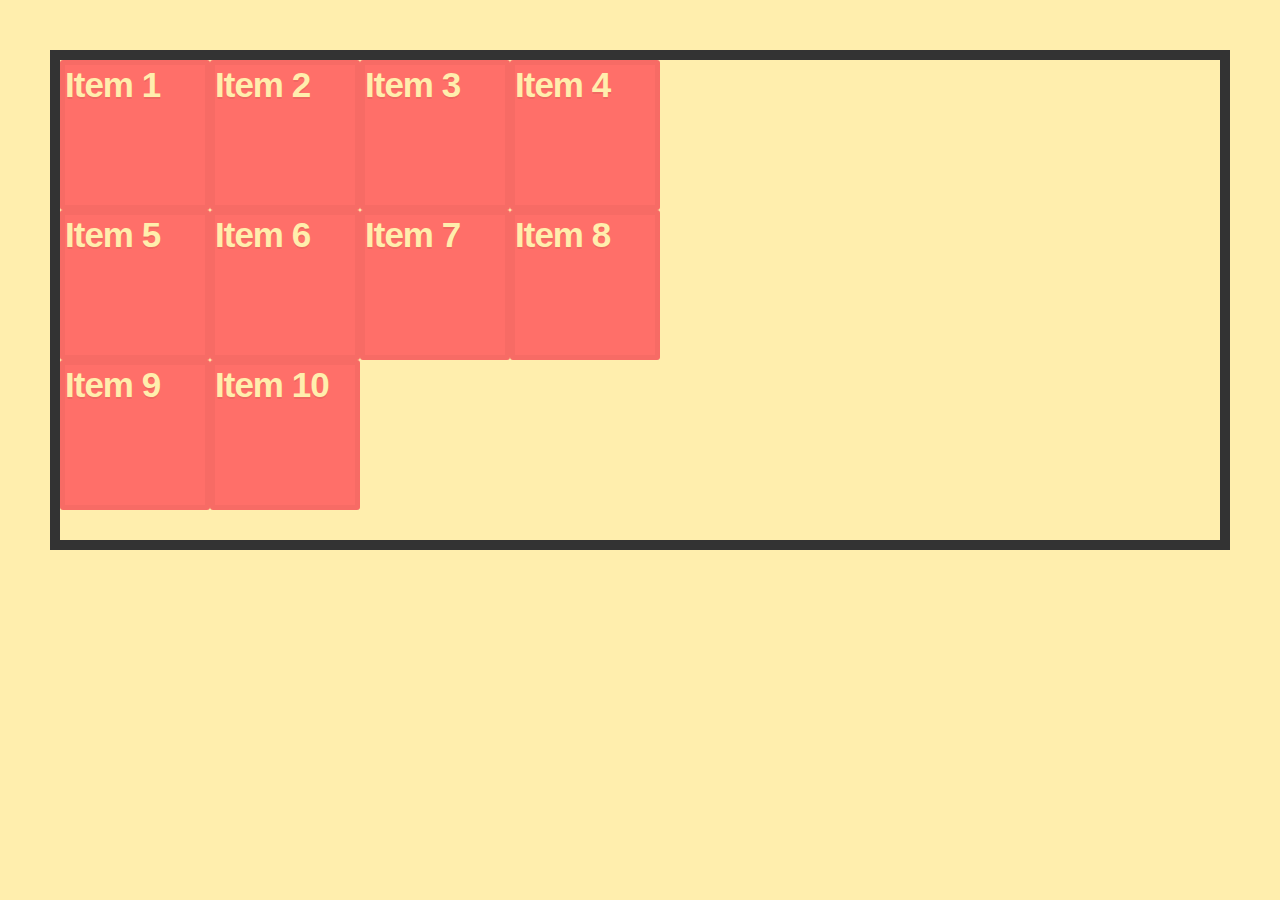
<file: 12-grid alignment and justification/index.html>
<!DOCTYPE html>
<html lang="en">
  <head>
    <meta charset="UTF-8" />
    <meta name="viewport" content="width=device-width, initial-scale=1.0" />
    <link rel="stylesheet" href="./styles.css" />
    <title>Display property</title>
  </head>

  <body>
    <div class="container">
      <div class="grid-item">Item 1</div>
      <div class="grid-item">Item 2</div>
      <div class="grid-item">Item 3</div>
      <div class="grid-item item-4">Item 4</div>
      <div class="grid-item">Item 5</div>
      <div class="grid-item">Item 6</div>
      <div class="grid-item">Item 7</div>
      <div class="grid-item">Item 8</div>
      <div class="grid-item">Item 9</div>
      <div class="grid-item">Item 10</div>
    </div>
  </body>
</html>
</file>
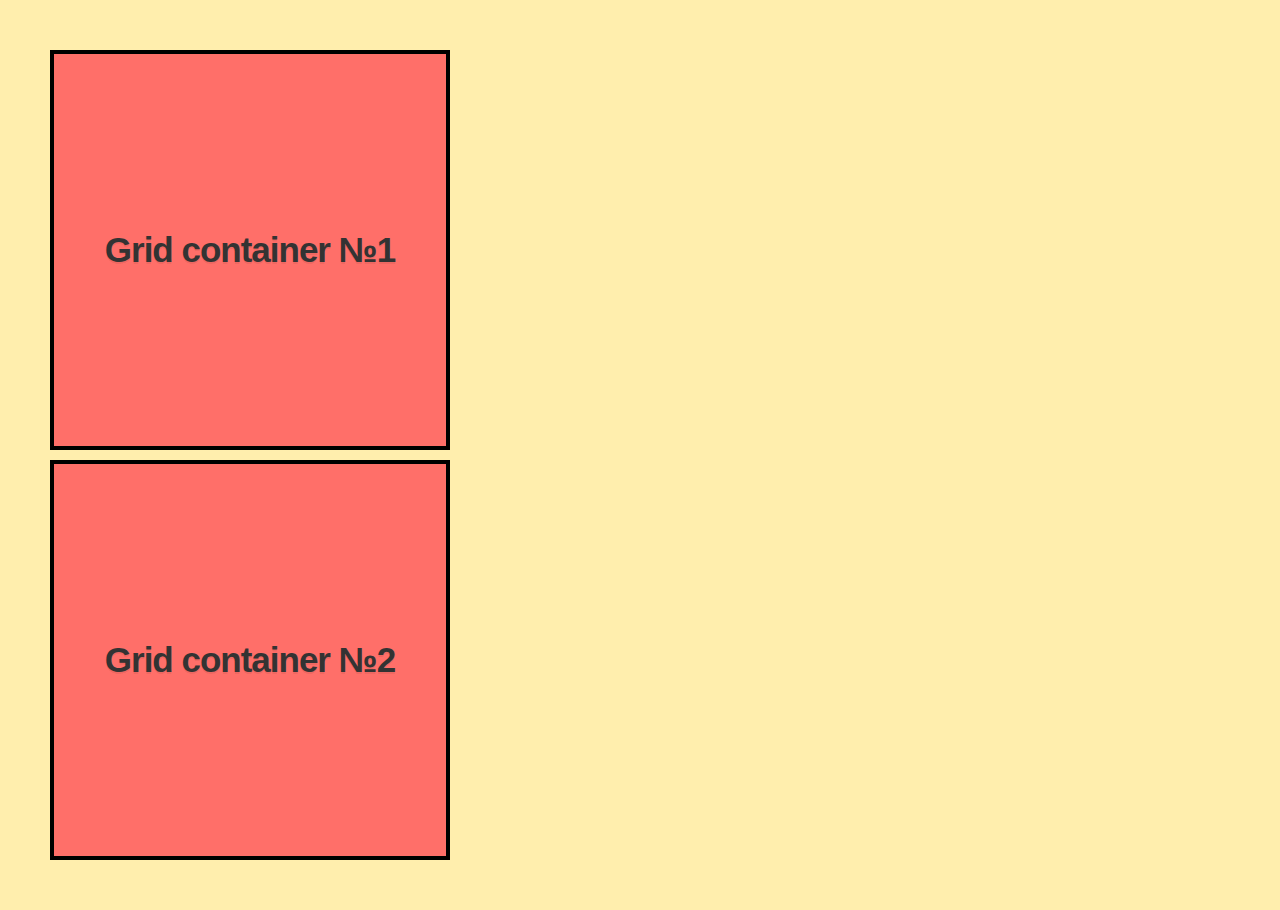
<file: 1-display_property/start-code/index.html>
<!DOCTYPE html>
<html lang="en">
  <head>
    <meta charset="UTF-8" />
    <meta name="viewport" content="width=device-width, initial-scale=1.0" />
    <link rel="stylesheet" href="./styles.css" />
    <title>Display property</title>
  </head>

  <body>
    <div class="container">Grid container №1</div>
    <div class="container">Grid container №2</div>
  </body>
</html>
</file>
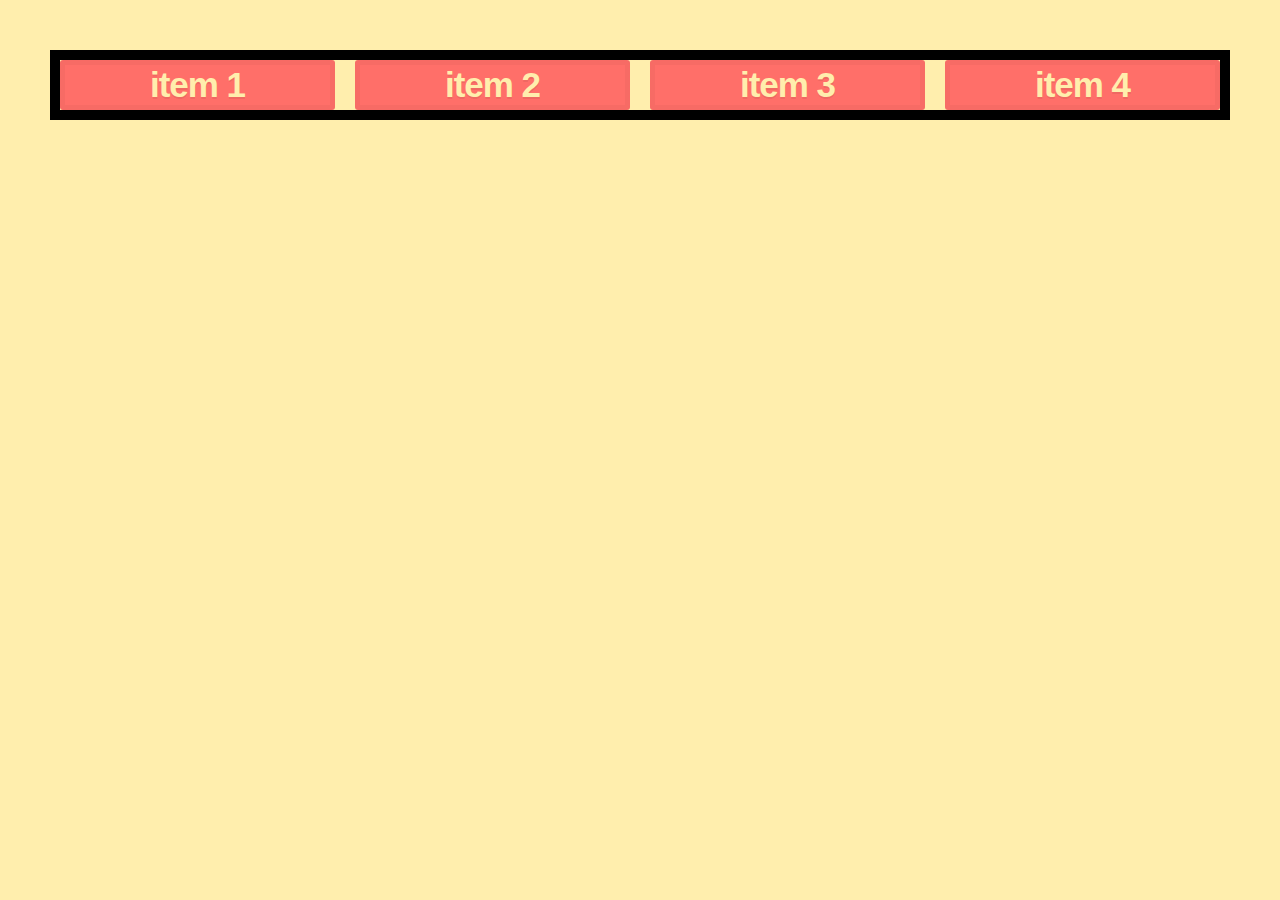
<file: 10-minmax/start-code/index.html>
<!DOCTYPE html>
<html lang="en">
  <head>
    <meta charset="UTF-8" />
    <meta name="viewport" content="width=device-width, initial-scale=1.0" />
    <link rel="stylesheet" href="./styles.css" />
    <title>Display property</title>
  </head>

  <body>
    <div class="container">
      <div class="grid-item">item 1</div>
      <div class="grid-item">item 2</div>
      <div class="grid-item">item 3</div>
      <div class="grid-item">item 4</div>
    </div>
  </body>
</html>
</file>
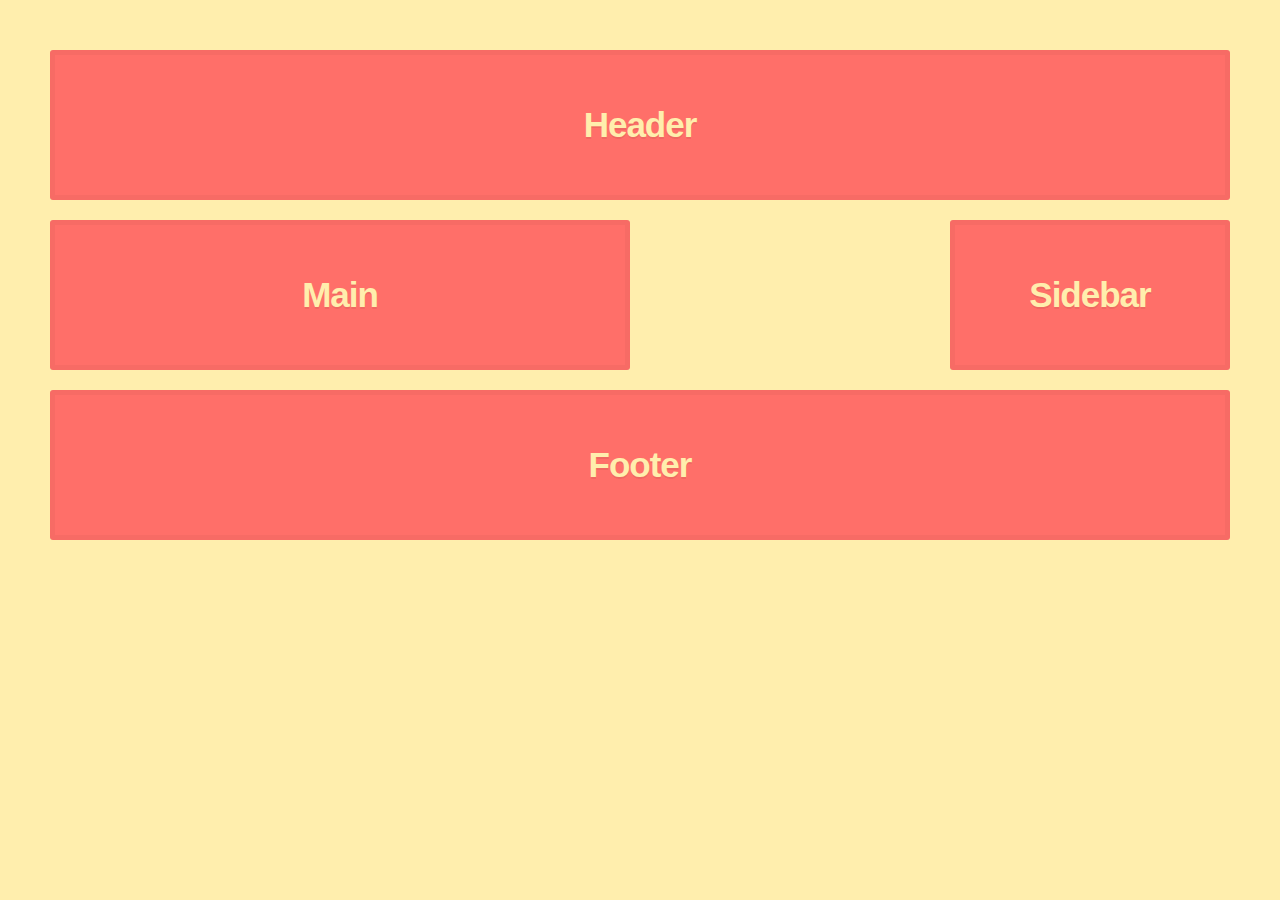
<file: 11-grid-template-areas/start-code/index.html>
<!DOCTYPE html>
<html lang="en">
  <head>
    <meta charset="UTF-8" />
    <meta name="viewport" content="width=device-width, initial-scale=1.0" />
    <link rel="stylesheet" href="./styles.css" />
    <title>Display property</title>
  </head>

  <body>
    <div class="container">
      <header class="grid-item header">Header</header>
      <aside class="grid-item sidebar">Sidebar</aside>
      <main class="grid-item main">Main</main>
      <footer class="grid-item footer">Footer</footer>
    </div>
  </body>
</html>
</file>
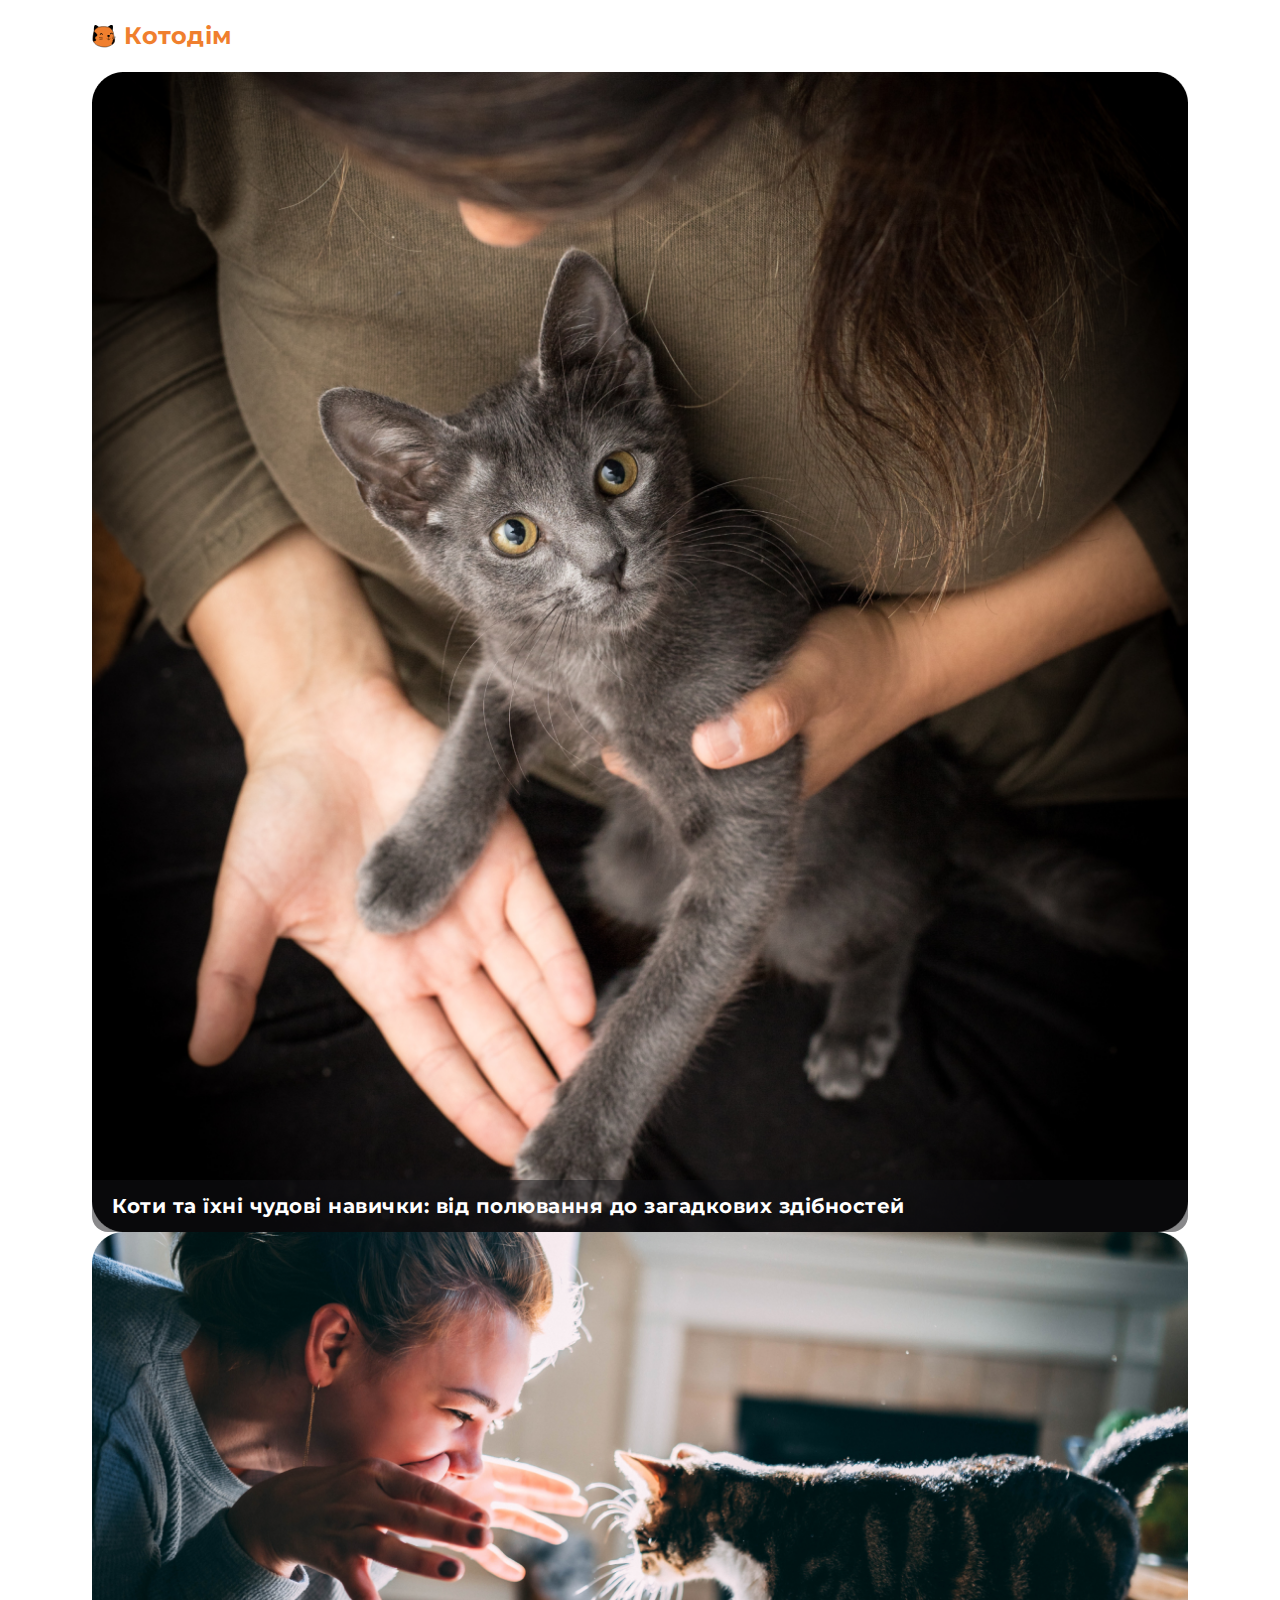
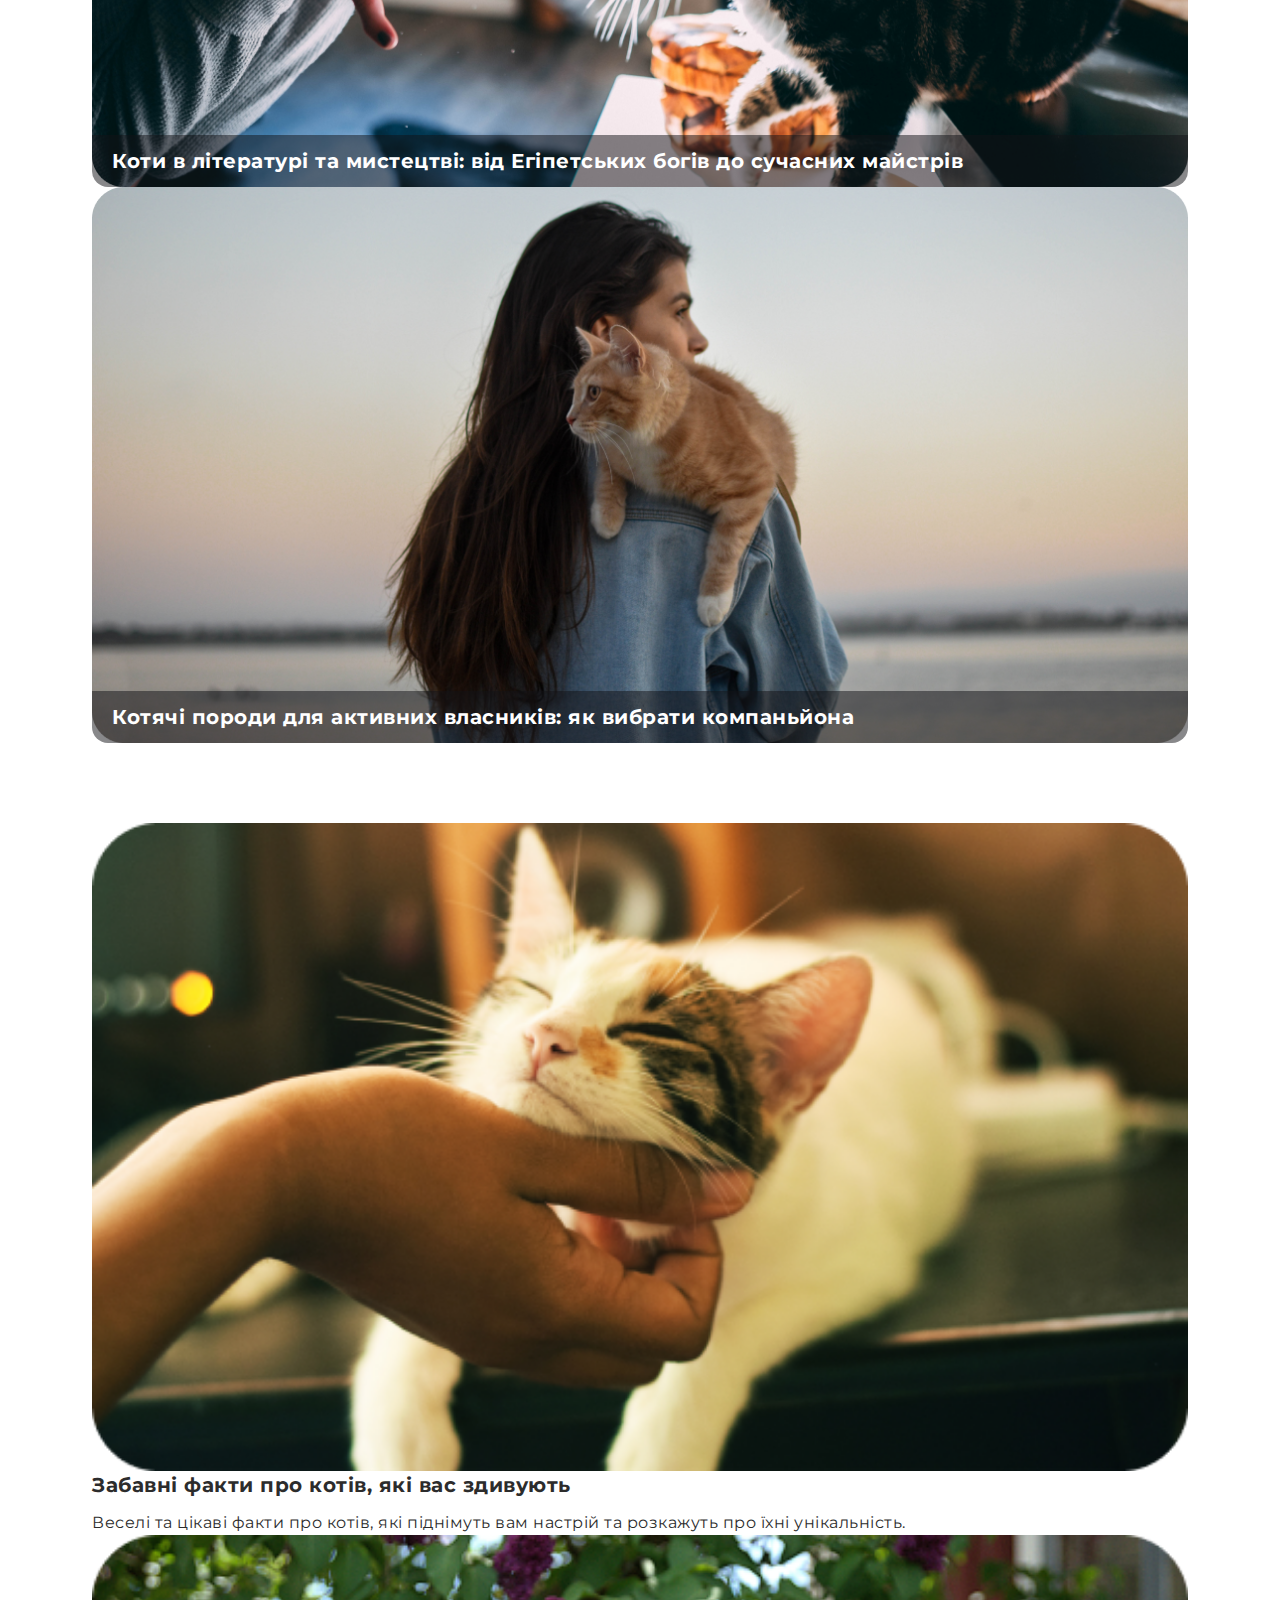
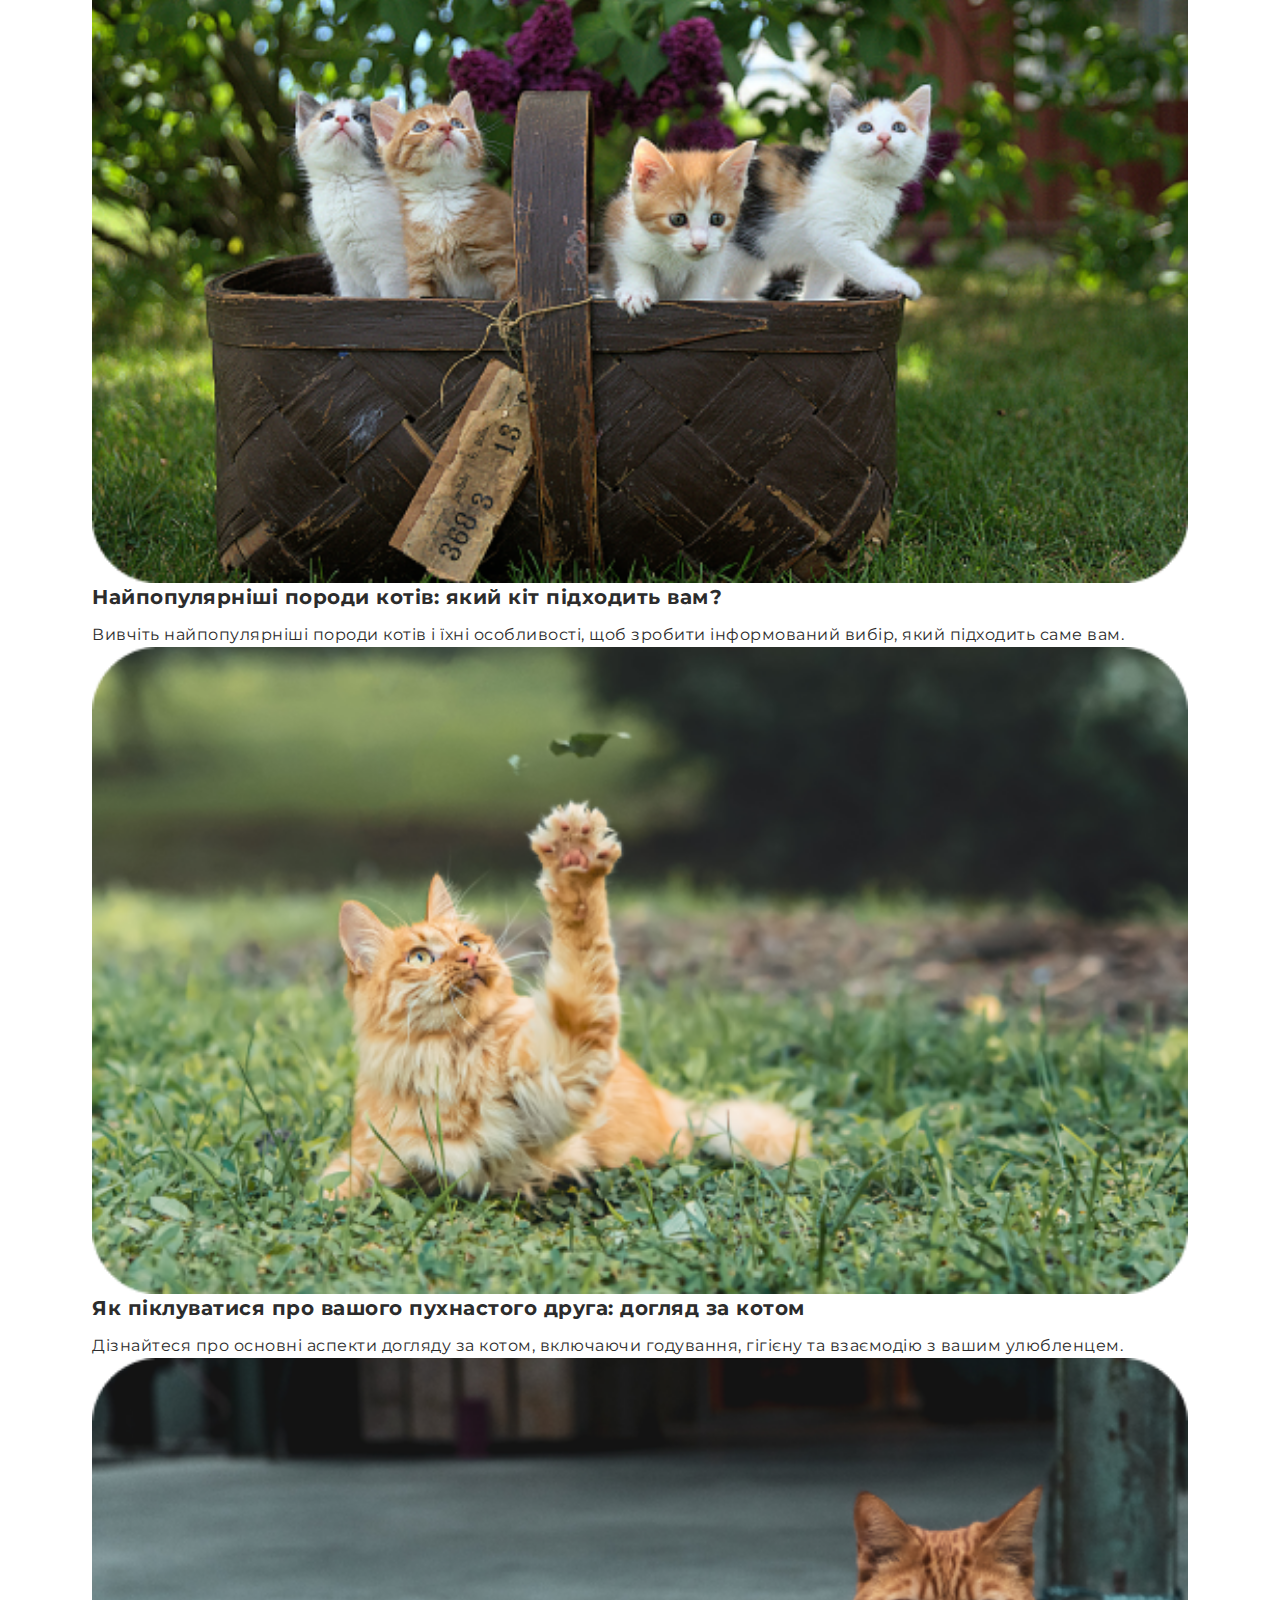
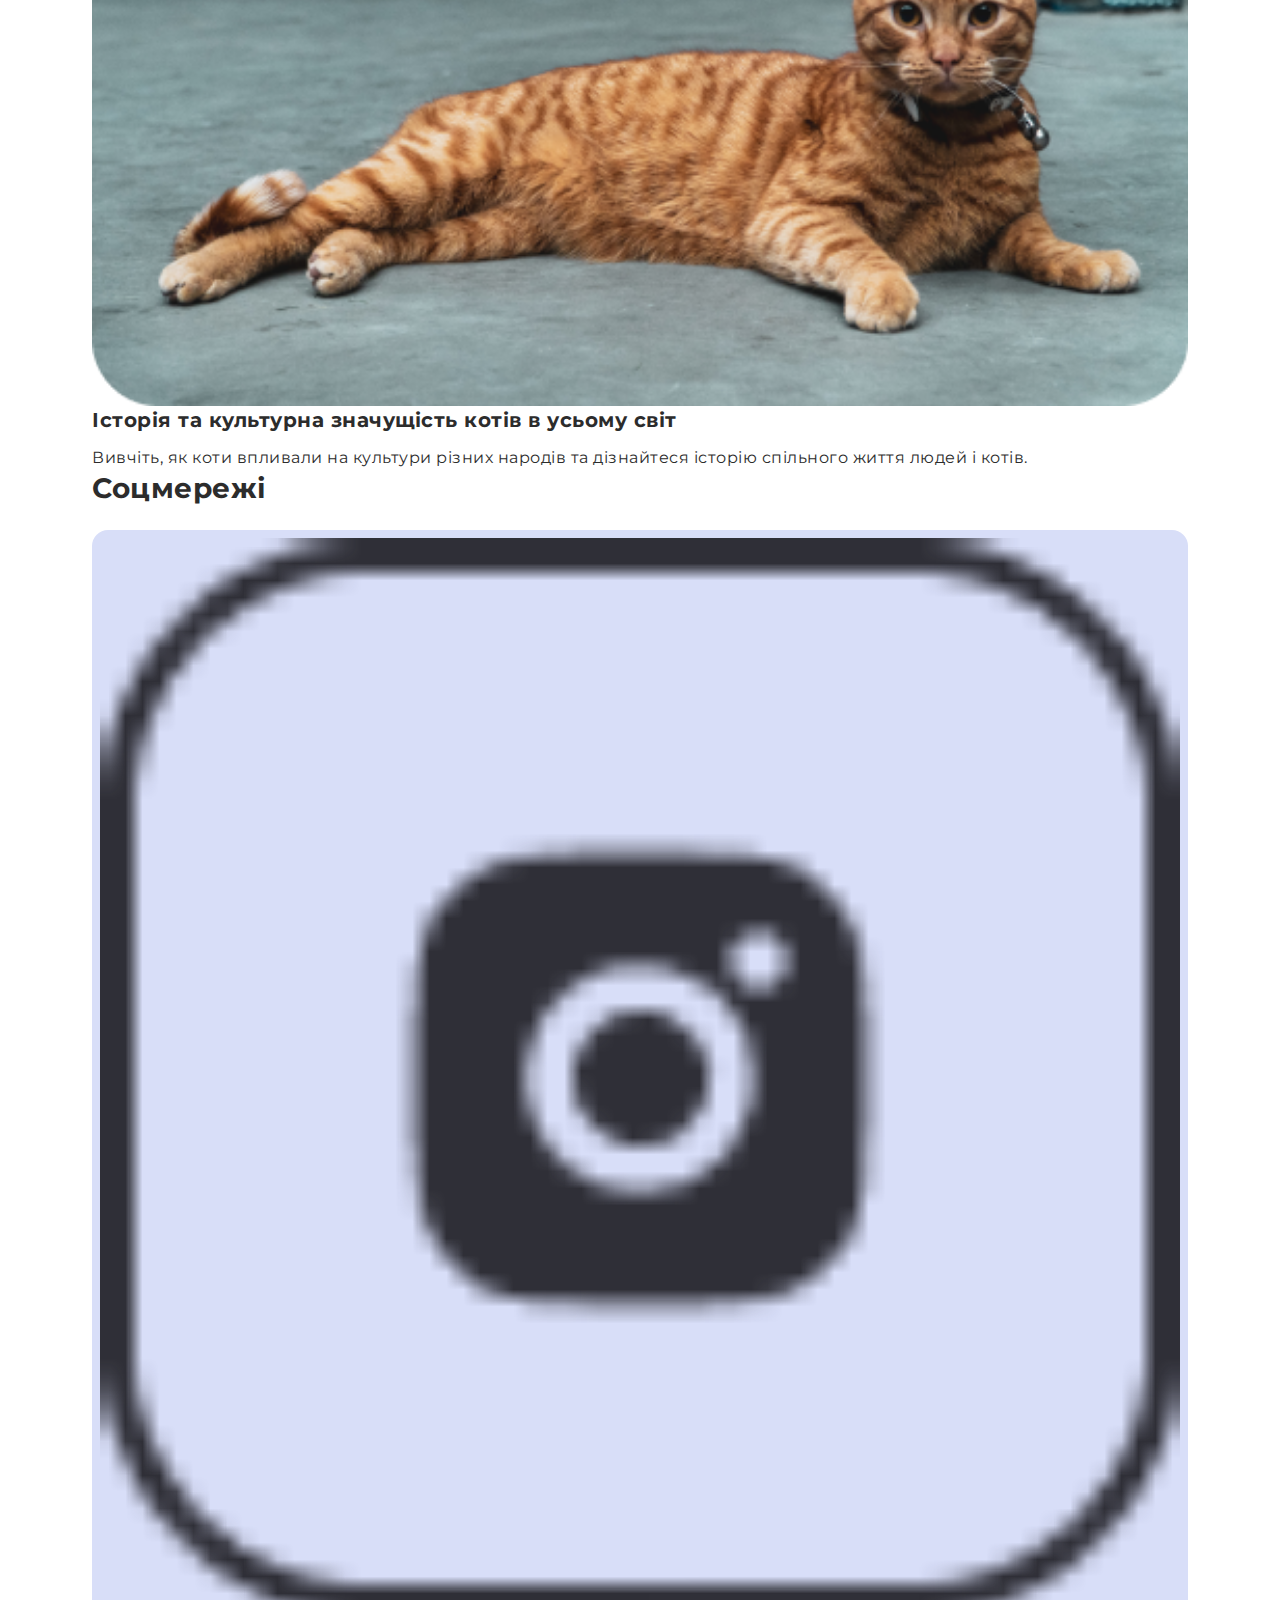
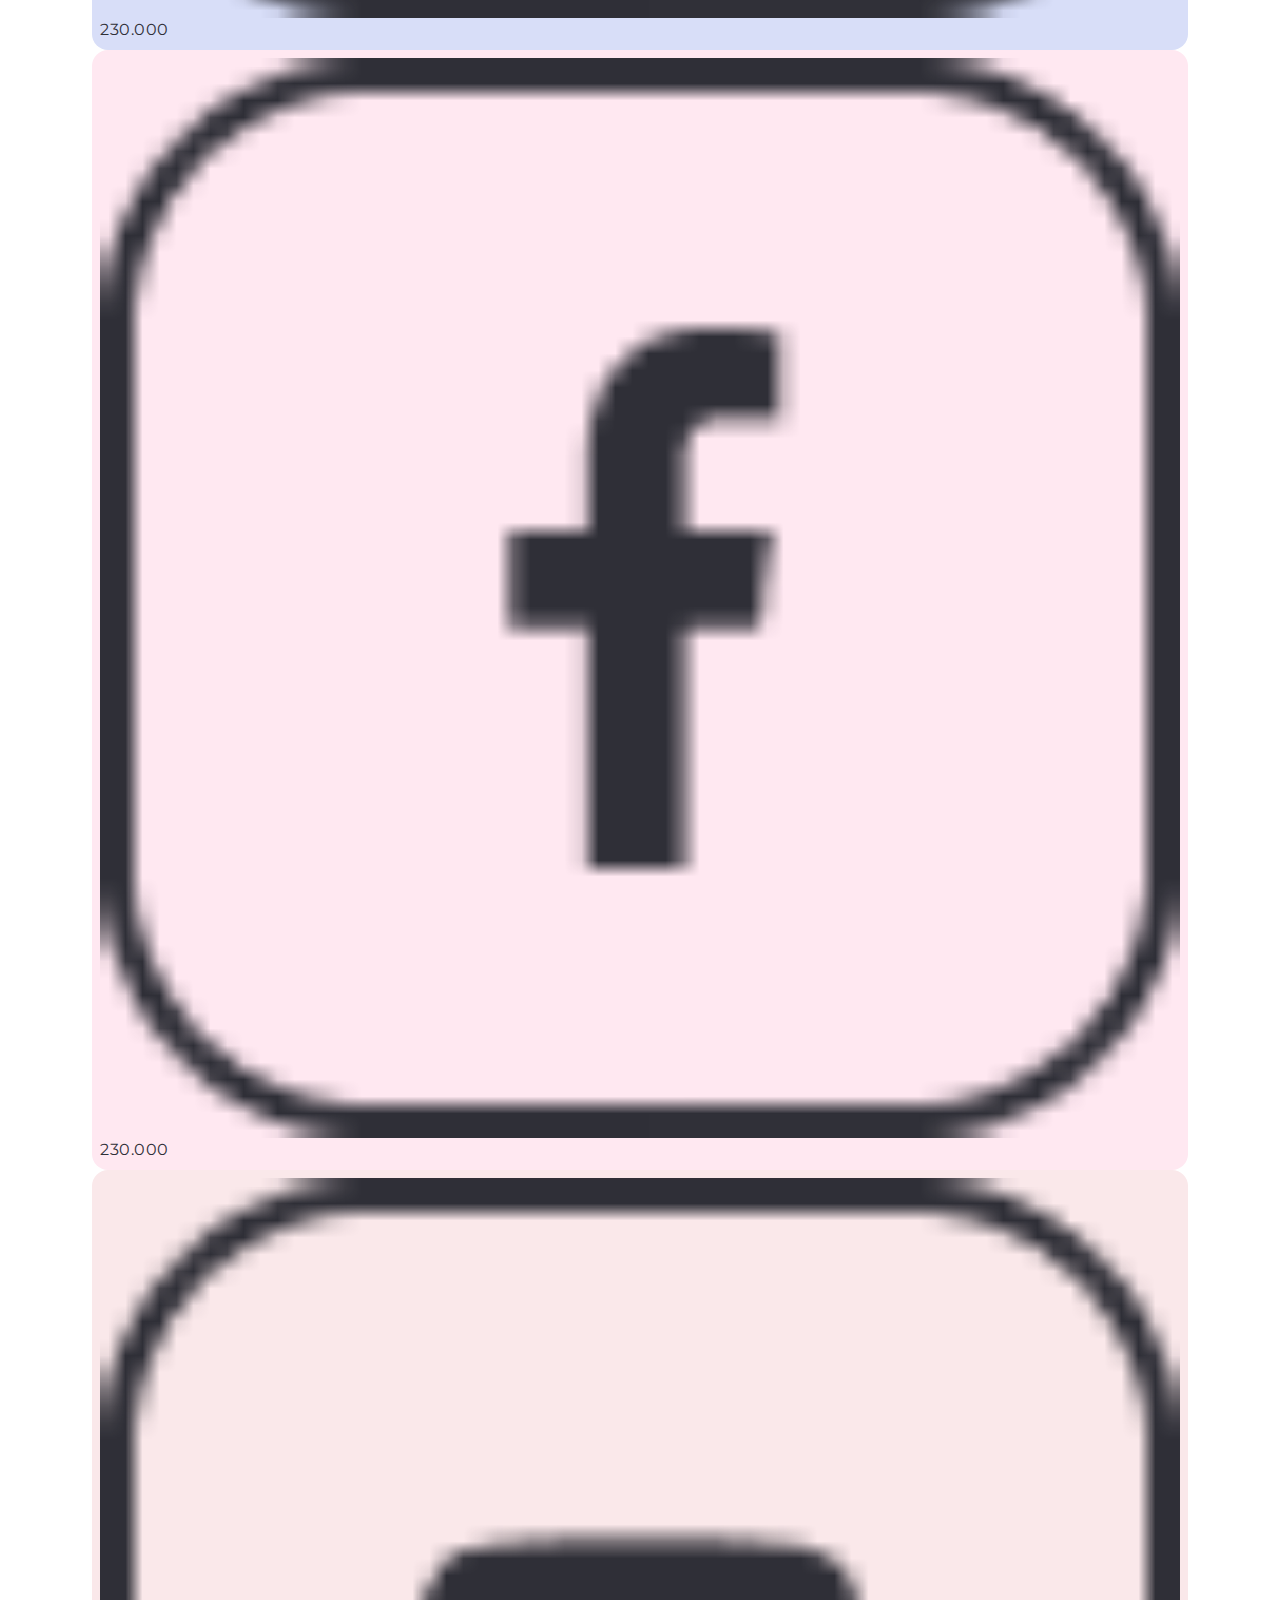
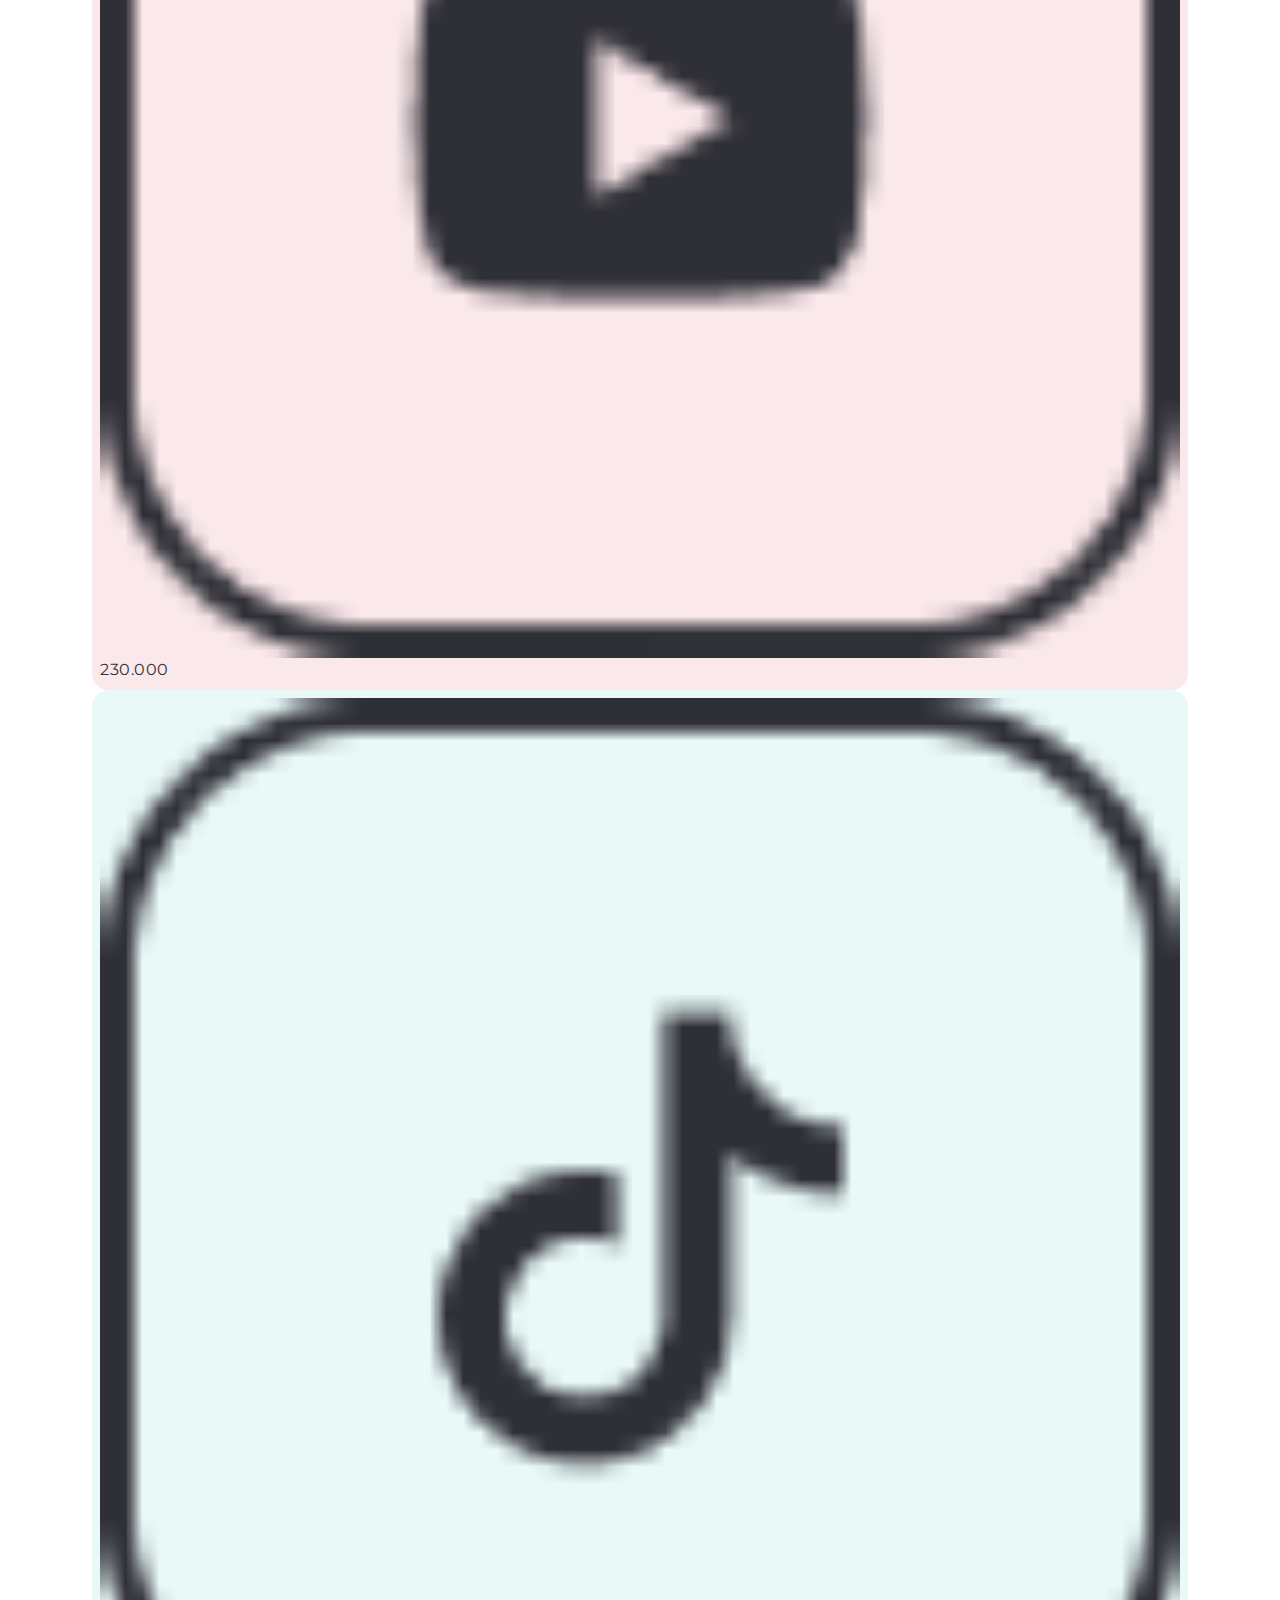
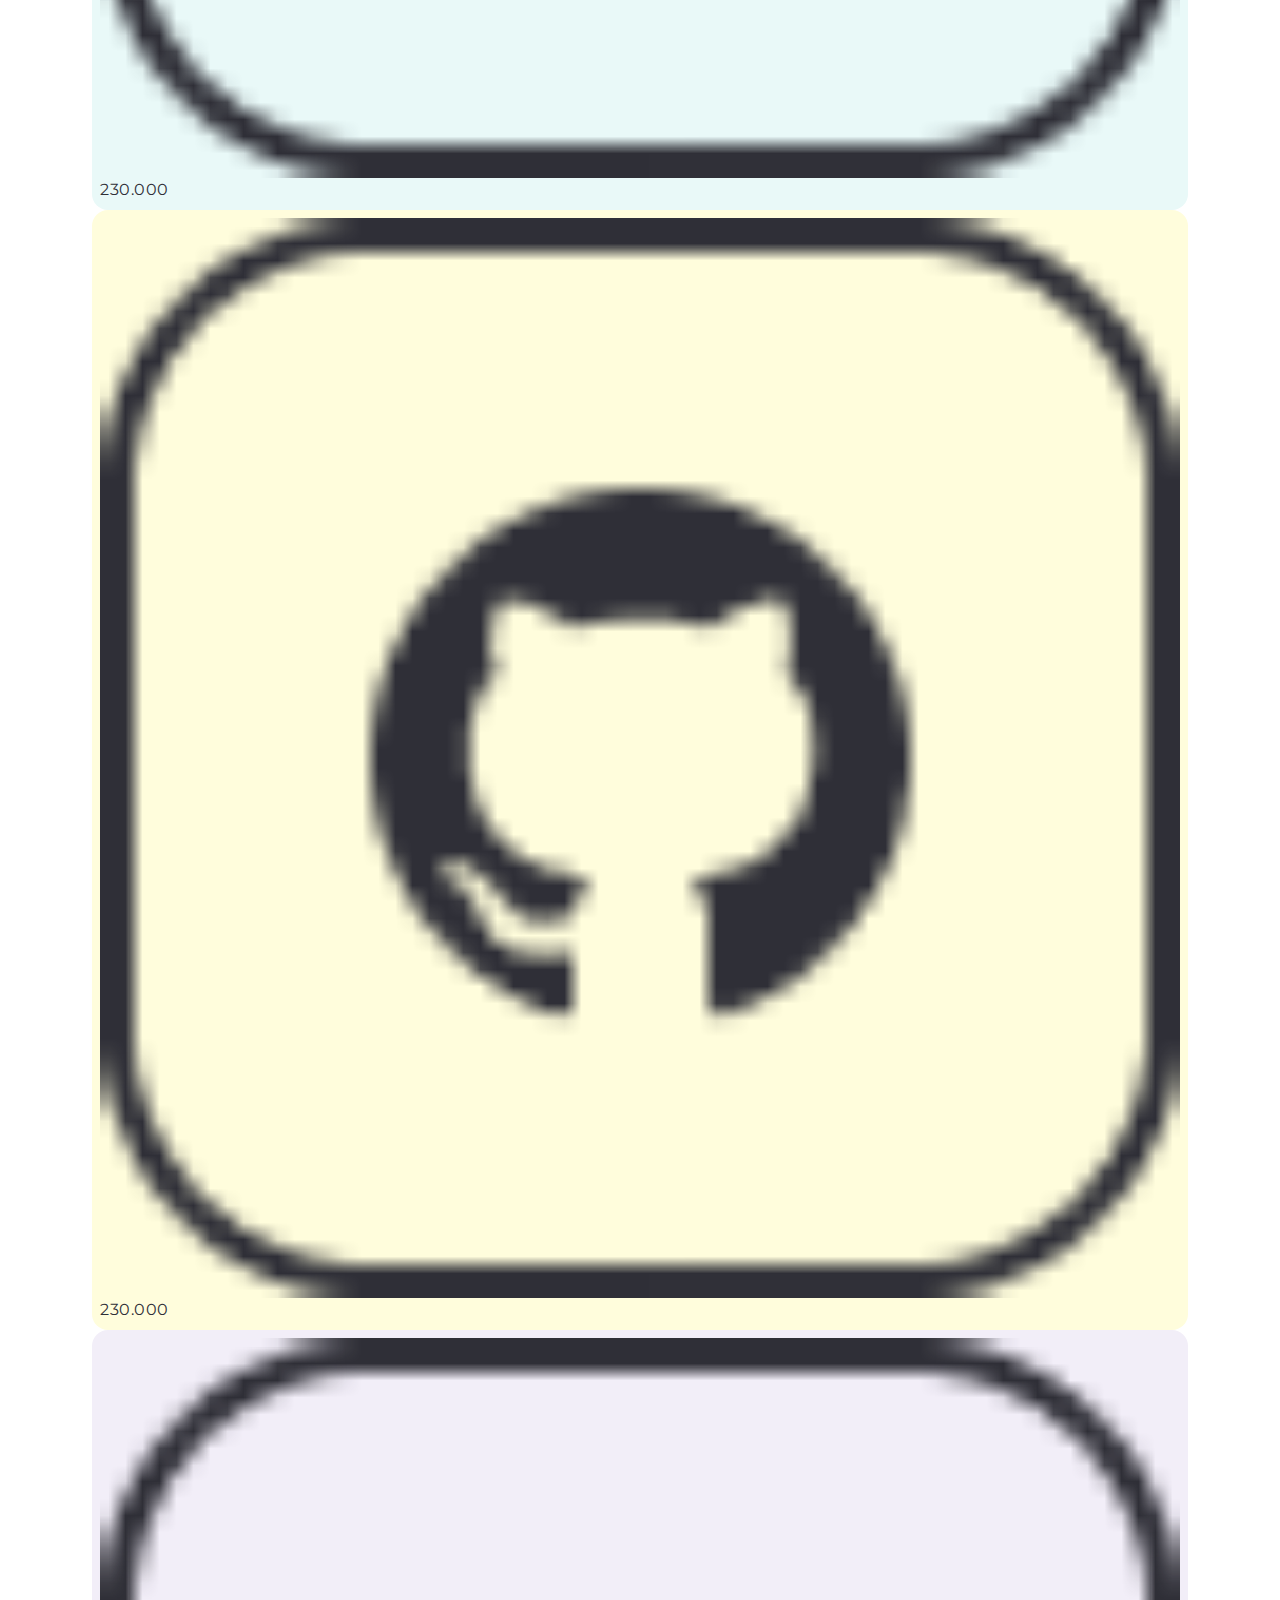
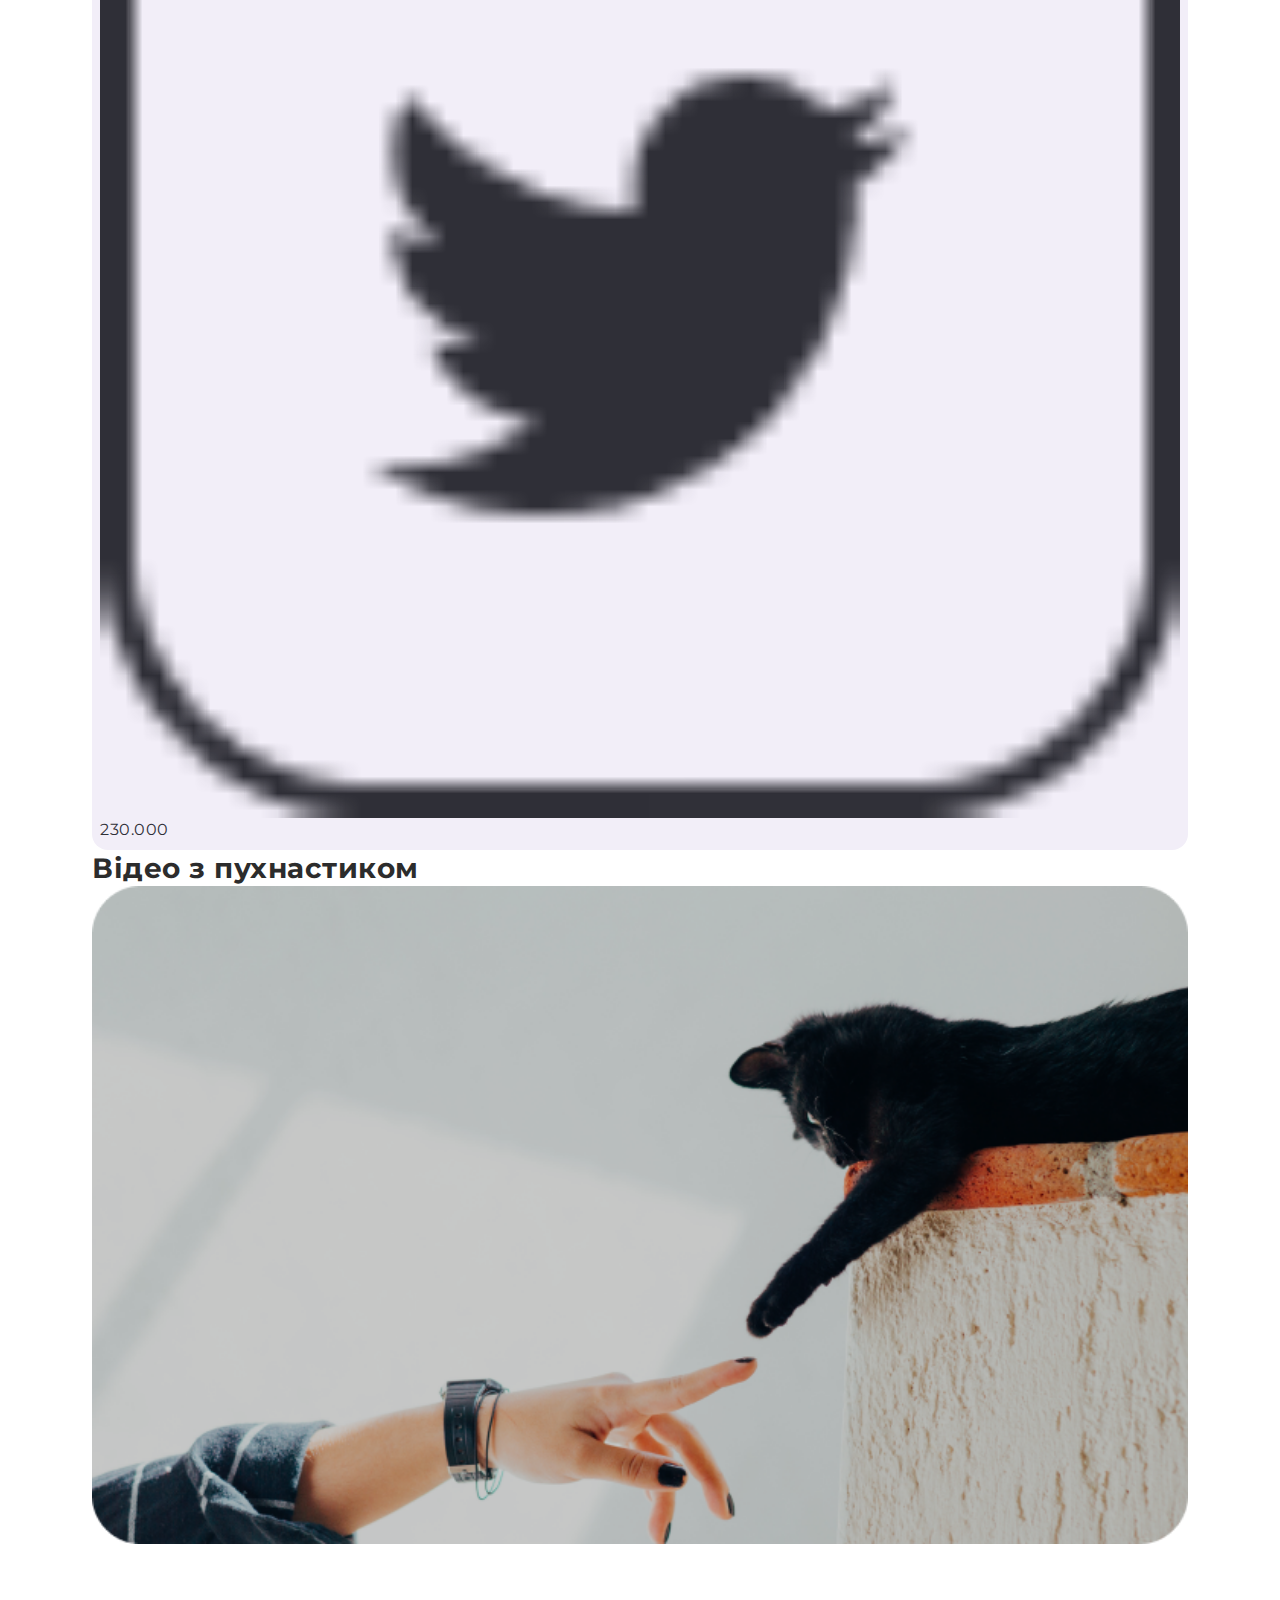
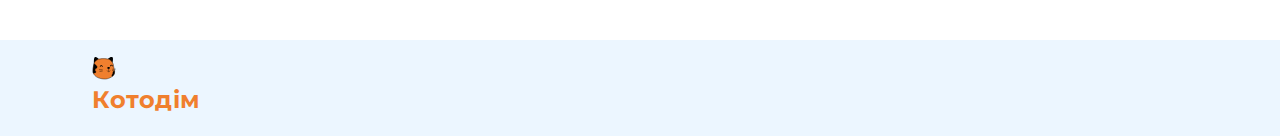
<file: 14-Project(header)/start code/index.html>
<!DOCTYPE html>
<html lang="en">
  <head>
    <meta charset="UTF-8" />
    <meta name="viewport" content="width=device-width, initial-scale=1.0" />
    <link rel="preconnect" href="https://fonts.googleapis.com" />
    <link rel="preconnect" href="https://fonts.gstatic.com" crossorigin />
    <link
      href="https://fonts.googleapis.com/css2?family=Montserrat:wght@400;700&display=swap"
      rel="stylesheet"
    />
    <link rel="stylesheet" href="./styles.css" />
    <title>Project</title>
  </head>

  <body>
    <header class="header">
      <div class="container header-container">
        <img src="./img/cat.svg" alt="cat" class="logo" />
        <h1 class="label">Котодім</h1>
      </div>
    </header>
    <main class="main">
      <div class="container">
        <ul class="posts">
          <li class="post">
            <a href="#">
              <img src="./img/picture 1.png" alt="kitten" class="post-img" />
              <div class="overlay">
                <h2 class="post-title sub-title">
                  Коти та їхні чудові навички: від полювання до загадкових
                  здібностей
                </h2>
              </div>
            </a>
          </li>
          <li class="post">
            <a href="#">
              <img
                src="./img/picture 2.png"
                alt="scary kitten"
                class="post-img"
              />
              <div class="overlay">
                <h2 class="post-title sub-title">
                  Коти в літературі та мистецтві: від Егіпетських богів до
                  сучасних майстрів
                </h2>
              </div>
            </a>
          </li>
          <li class="post">
            <a href="#">
              <img src="./img/picture 3.png" alt="cat" class="post-img" />
              <div class="overlay">
                <h2 class="post-title sub-title">
                  Котячі породи для активних власників: як вибрати компаньйона
                </h2>
              </div>
            </a>
          </li>
        </ul>
        <section class="longread">
          <ul class="blog">
            <li class="blog-item">
              <a href="#" class="blog-link">
                <img src="./img/1.png" alt="cat" class="blog-photo" />
                <div class="wrapper">
                  <h2 class="blog-title sub-title">
                    Забавні факти про котів, які вас здивують
                  </h2>
                  <p class="blog-text">
                    Веселі та цікаві факти про котів, які піднімуть вам настрій
                    та розкажуть про їхні унікальність.
                  </p>
                </div>
              </a>
            </li>
            <li class="blog-item">
              <a href="#" class="blog-link">
                <img src="./img/2.png" alt="cats" class="blog-photo" />
                <div class="wrapper">
                  <h2 class="blog-title sub-title">
                    Найпопулярніші породи котів: який кіт підходить вам?
                  </h2>
                  <p class="blog-text">
                    Вивчіть найпопулярніші породи котів і їхні особливості, щоб
                    зробити інформований вибір, який підходить саме вам.
                  </p>
                </div>
              </a>
            </li>
            <li class="blog-item">
              <a href="#" class="blog-link">
                <img src="./img/4.png" alt="red-cat" class="blog-photo" />
                <div class="wrapper">
                  <h2 class="blog-title sub-title">
                    Як піклуватися про вашого пухнастого друга: догляд за котом
                  </h2>
                  <p class="blog-text">
                    Дізнайтеся про основні аспекти догляду за котом, включаючи
                    годування, гігієну та взаємодію з вашим улюбленцем.
                  </p>
                </div>
              </a>
            </li>
            <li class="blog-item">
              <a href="#" class="blog-link">
                <img src="./img/3.png" alt="red-cat" class="blog-photo" />
                <div class="wrapper">
                  <h2 class="blog-title sub-title">
                    Історія та культурна значущість котів в усьому світ
                  </h2>
                  <p class="blog-text">
                    Вивчіть, як коти впливали на культури різних народів та
                    дізнайтеся історію спільного життя людей і котів.
                  </p>
                </div>
              </a>
            </li>
          </ul>
          <div class="socials">
            <h2 class="socials-title title">Соцмережі</h2>
            <ul class="socials-list">
              <li class="socials-item">
                <a href="#" class="social-link">
                  <img
                    src="./img/instagram.png"
                    alt="instagram"
                    class="social-icon"
                  />
                  <p class="social-subscripers">230.000</p>
                </a>
              </li>
              <li class="socials-item">
                <a href="#" class="social-link">
                  <img
                    src="./img/facebook.png"
                    alt="facebook"
                    class="social-icon"
                  />
                  <p class="social-subscripers">230.000</p>
                </a>
              </li>
              <li class="socials-item">
                <a href="#" class="social-link">
                  <img
                    src="./img/youtube.png"
                    alt="youtube"
                    class="social-icon"
                  />
                  <p class="social-subscripers">230.000</p>
                </a>
              </li>
              <li class="socials-item">
                <a href="#" class="social-link">
                  <img
                    src="./img/tiktok.png"
                    alt="tiktok"
                    class="social-icon"
                  />
                  <p class="social-subscripers">230.000</p>
                </a>
              </li>
              <li class="socials-item">
                <a href="#" class="social-link">
                  <img
                    src="./img/github.png"
                    alt="github"
                    class="social-icon"
                  />
                  <p class="social-subscripers">230.000</p>
                </a>
              </li>
              <li class="socials-item">
                <a href="#" class="social-link">
                  <img
                    src="./img/twitter.png"
                    alt="twitter"
                    class="social-icon"
                  />
                  <p class="social-subscripers">230.000</p>
                </a>
              </li>
            </ul>
          </div>
          <div class="video">
            <h2 class="video-title title">Відео з пухнастиком</h2>
            <img src="./img/picture.png" alt="video" />
          </div>
        </section>
      </div>
    </main>
    <footer class="footer">
      <div class="container">
        <img src="./img/cat.svg" alt="cat" class="logo" />
        <h2 class="label">Котодім</h2>
      </div>
    </footer>
  </body>
</html>
</file>
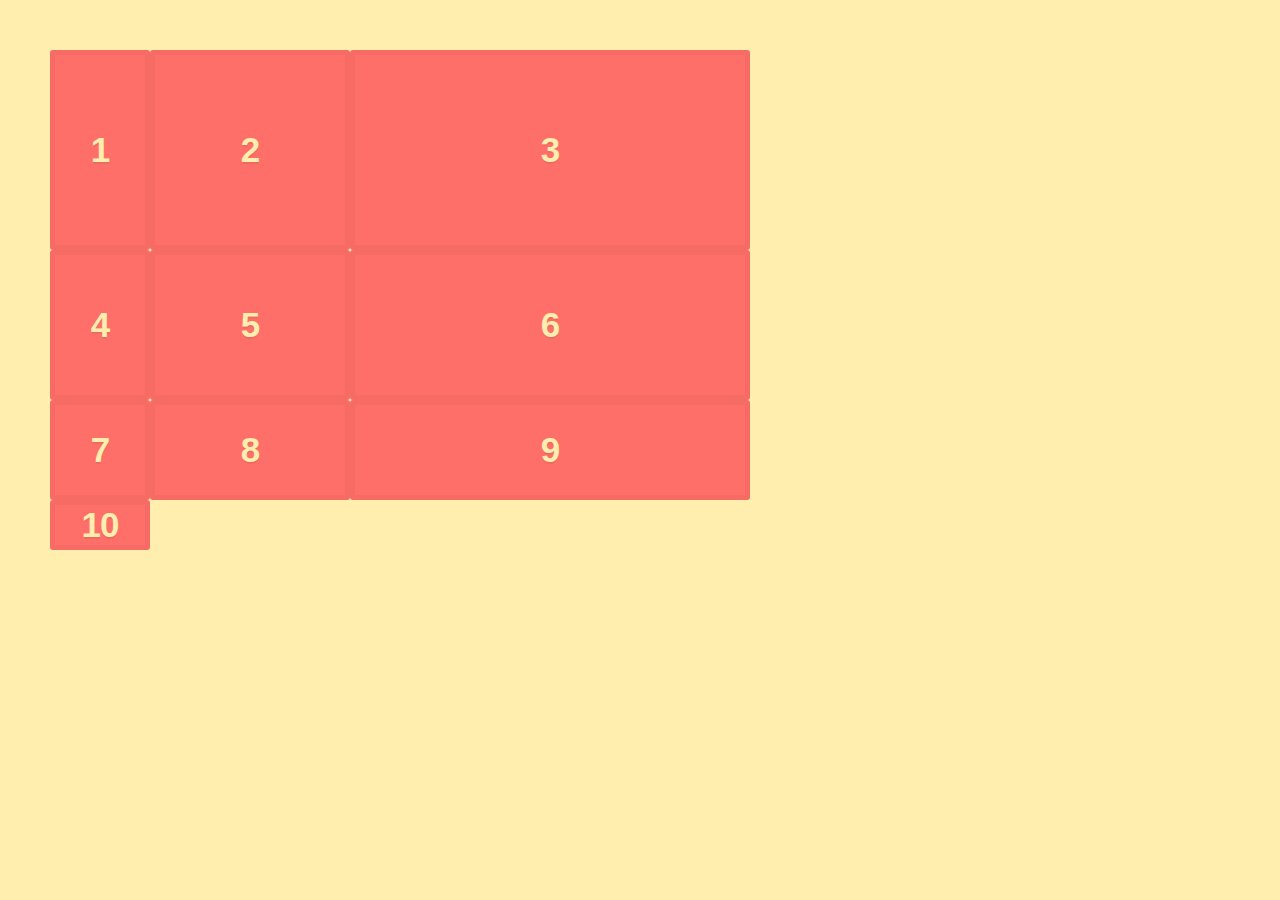
<file: 2-grid_template_columns_and_rows/start-code/index.html>
<!DOCTYPE html>
<html lang="en">
  <head>
    <meta charset="UTF-8" />
    <meta name="viewport" content="width=device-width, initial-scale=1.0" />
    <link rel="stylesheet" href="./styles.css" />
    <title>Display property</title>
  </head>

  <body>
    <div class="container">
      <div class="grid-item">1</div>
      <div class="grid-item">2</div>
      <div class="grid-item">3</div>
      <div class="grid-item">4</div>
      <div class="grid-item">5</div>
      <div class="grid-item">6</div>
      <div class="grid-item">7</div>
      <div class="grid-item">8</div>
      <div class="grid-item">9</div>
      <div class="grid-item">10</div>
    </div>
  </body>
</html>
</file>
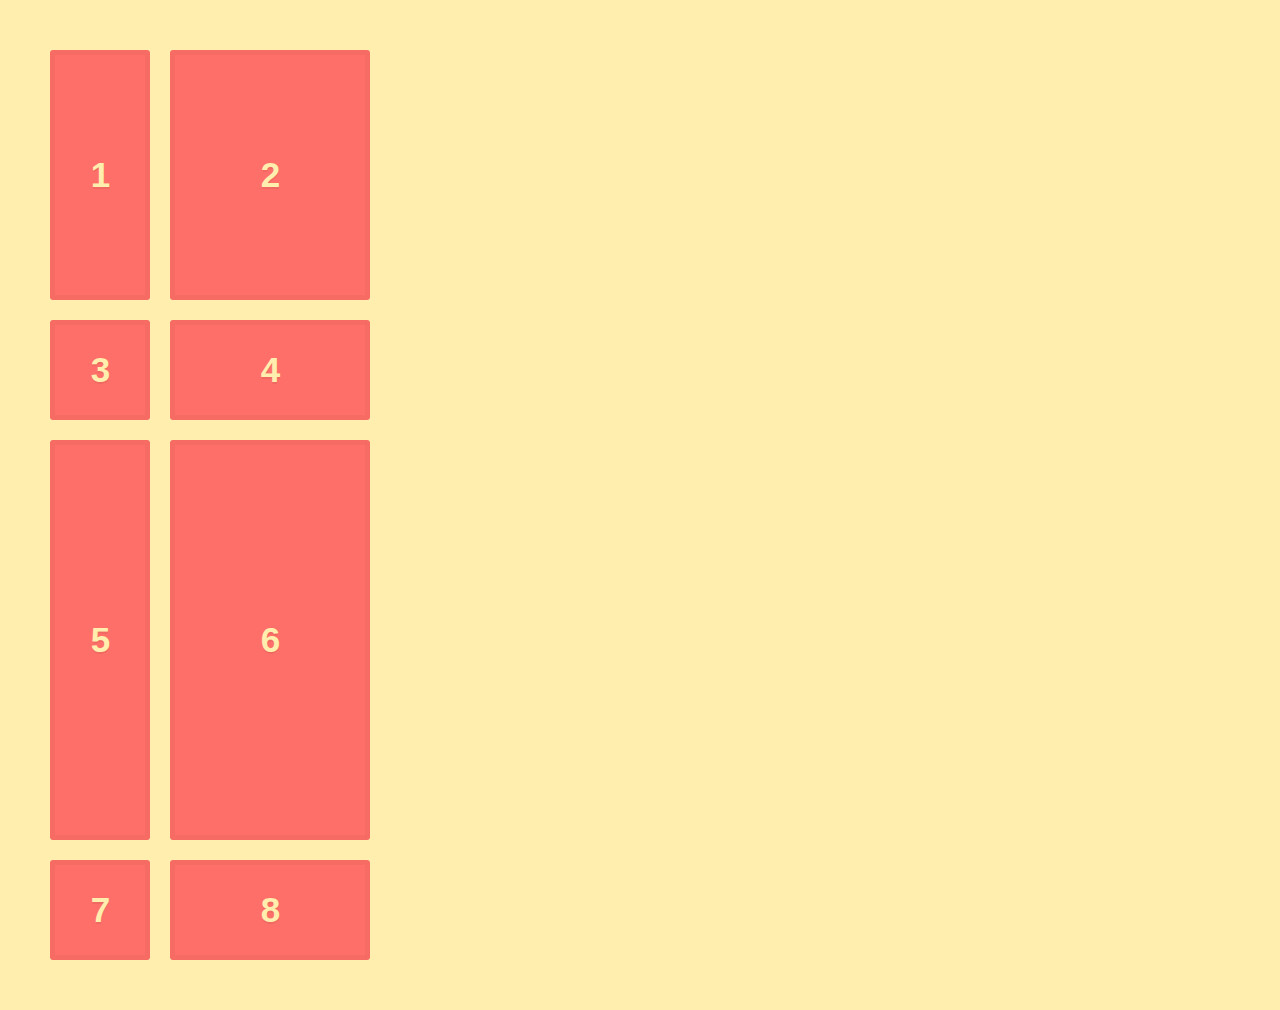
<file: 4-Implicit vs Explicit Tracks/start-code/index.html>
<!DOCTYPE html>
<html lang="en">
  <head>
    <meta charset="UTF-8" />
    <meta name="viewport" content="width=device-width, initial-scale=1.0" />
    <link rel="stylesheet" href="./styles.css" />
    <title>Display property</title>
  </head>

  <body>
    <div class="container">
      <div class="grid-item">1</div>
      <div class="grid-item">2</div>
      <div class="grid-item">3</div>
      <div class="grid-item">4</div>
      <div class="grid-item">5</div>
      <div class="grid-item">6</div>
      <div class="grid-item">7</div>
      <div class="grid-item">8</div>
    </div>
  </body>
</html>
</file>
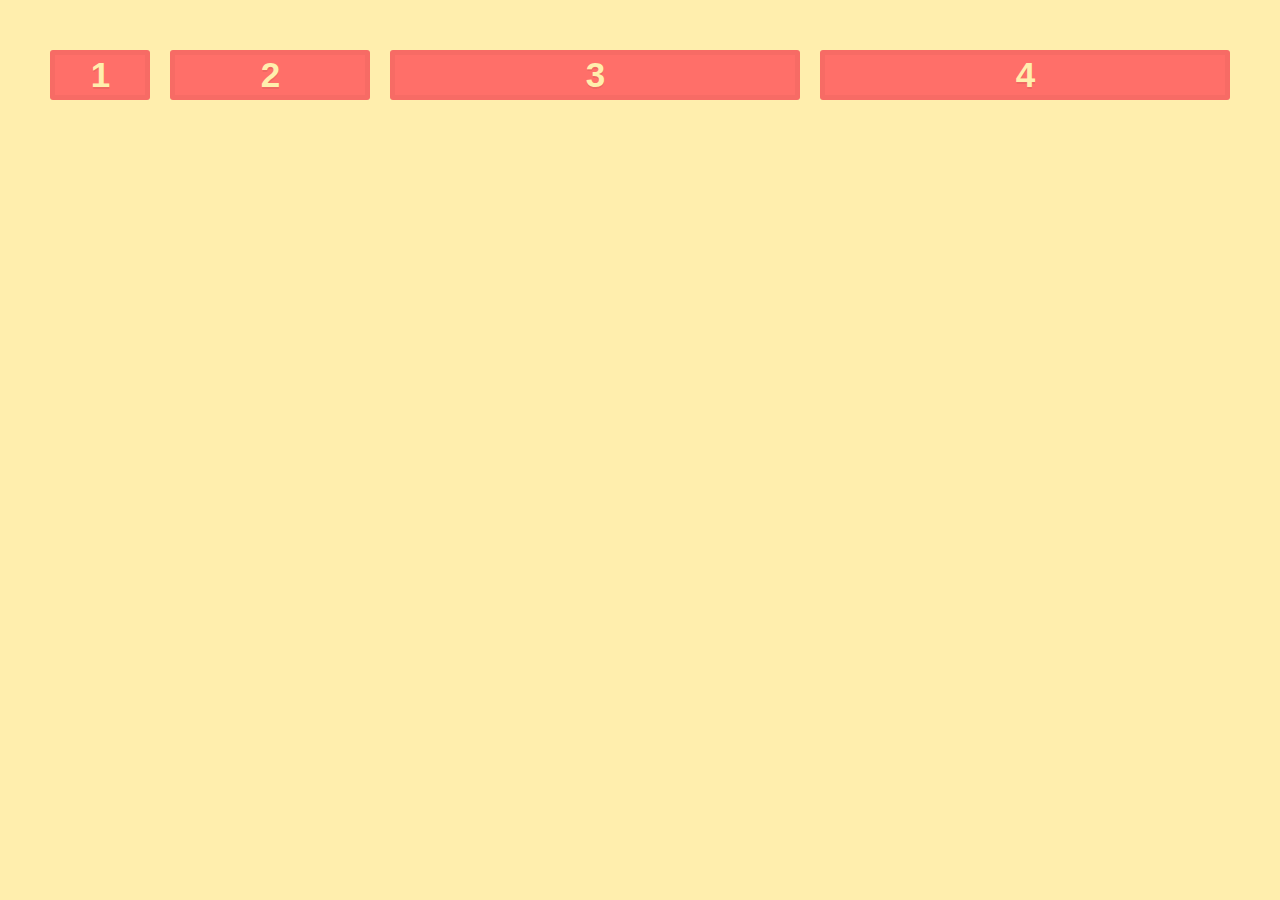
<file: 5-grid-auto-flow/start-code/index.html>
<!DOCTYPE html>
<html lang="en">
  <head>
    <meta charset="UTF-8" />
    <meta name="viewport" content="width=device-width, initial-scale=1.0" />
    <link rel="stylesheet" href="./styles.css" />
    <title>Display property</title>
  </head>

  <body>
    <div class="container">
      <div class="grid-item">1</div>
      <div class="grid-item">2</div>
      <div class="grid-item">3</div>
      <div class="grid-item">4</div>
    </div>
  </body>
</html>
</file>
<file: 12-grid alignment and justification/styles.css>
@import url(./basic-styles.css);

/* lesson styles */

.container {
  display: grid;
  grid-template-columns: repeat(4, 150px);
  grid-template-rows: repeat(3, 150px);
  height: 500px;
  border: 10px solid;
  /* justify-items: center;
  align-items: center; */
  /* justify-content: space-evenly; */
  /* align-content: space-evenly; */
}

.item-4 {
  justify-self: stretch;
  align-self: stretch;
}

/* justify-items */

/* align-items */

/* justify-content */

/* align-content */

/* justify-self */

/* align-self */
</file>
<file: 1-display_property/start-code/styles.css>
@import url(./basic-styles.css);

/* lesson styles */

.container {
    display: grid;
    /* display: inline-grid; */
}
</file>
<file: 10-minmax/start-code/styles.css>
@import url(./basic-styles.css);

/* lesson styles */

.container {
  display: grid;
  gap: 20px;
  border: 10px solid #000;
  grid-template-columns: repeat(auto-fit, minmax(150px, 1fr));
}
</file>
<file: 11-grid-template-areas/start-code/styles.css>
@import url(./basic-styles.css);

/* lesson styles */

.container {
  display: grid;
  grid-template-columns: repeat(4, 1fr);
  grid-template-rows: repeat(3, 150px);
  gap: 20px;
  grid-template-areas:
    "h h h h"
    "m m . s"
    "f f f f";
}

.header {
  grid-area: h;
}

.main {
  grid-area: m;
}

.sidebar {
  grid-area: s;
}

.footer {
  grid-area: f;
}

@media (max-width: 700px) {
  .container {
    grid-template-areas:
      "h h h h"
      "s m m m"
      "s f f f";
  }
}
</file>
<file: 14-Project(header)/start code/styles.css>
@import "./styleguide.css";

.header {
  background-color: var(--common-white);
  padding: 16px 0;
}

.header-container {
  display: grid;
  grid-template-columns: 24px 1fr;
  column-gap: 8px;
  align-items: center;
}

.logo {
  display: block;
  width: 24px;
  height: 24px;
}

.label {
  color: var(--orange);
  font-family: var(--common-font);
  font-size: 24px;
  font-weight: 700;
  line-height: 40px;
  letter-spacing: 0.5px;
}

.main {
  background-color: var(--common-white);
  padding-bottom: 96px;
}

.container {
  max-width: 1128px;
  margin: auto;
  padding: 0 16px;
}

.posts {
  margin-bottom: 80px;
}

.post > a {
  position: relative;
  color: var(--common-white);
}

.overlay {
  border-radius: 0px 0px 16px 16px;
  background-color: rgba(18, 18, 22, 0.5);
  padding: 12px 20px;
  position: absolute;
  left: 0;
  bottom: 0;
  width: 100%;
}

@media (min-width: 1440px) {
  .overlay {
    padding: 24px 48px;
  }
}

.post-title {
  color: var(--common-white);
  font-family: var(--common-font);
}

.blog-link {
  color: var(--common-black);
}

.blog-title {
  color: var(--grey, #2c2c2c);
  font-family: var(--common-font);
  margin-bottom: 12px;
}

.blog-text {
  color: var(--grey, #2c2c2c);
  font-family: var(--common-font);
  font-size: 16px;
  line-height: 24px;
  letter-spacing: 0.5px;
}

.socials-title {
  color: var(--grey, #2c2c2c);
  font-family: var(--common-font);
  margin-bottom: 24px;
}
.social-link {
  padding: 8px;
  color: var(--common-black, #2f2f37);
  border-radius: 16px;
  font-family: var(--common-font);
  font-size: 16px;
  line-height: 24px;
  letter-spacing: 0.5px;
}

.socials-item:nth-child(1) .social-link {
  background-color: var(--navy);
}

.socials-item:nth-child(2) .social-link {
  background-color: var(--pink);
}

.socials-item:nth-child(3) .social-link {
  background-color: var(--scarlet);
}

.socials-item:nth-child(4) .social-link {
  background-color: var(--turquoise);
}

.socials-item:nth-child(5) .social-link {
  background-color: var(--yellow);
}

.socials-item:nth-child(6) .social-link {
  background-color: var(--lilac);
}

.video-title {
  color: var(--grey, #2c2c2c);
  font-family: var(--common-font);
}

.footer {
  padding: 16px;
  background-color: var(--blue-light);
}
</file>
<file: 2-grid_template_columns_and_rows/start-code/styles.css>
@import url(./basic-styles.css);

/* lesson styles */

.container {
    display: grid;
    grid-template-columns: 100px 200px 400px;
    grid-template-rows: 200px 150px 100px;
}
</file>
<file: 4-Implicit vs Explicit Tracks/start-code/styles.css>
@import url(./basic-styles.css);

/* lesson styles */

.container {
  display: grid;
  gap: 20px;
  grid-template-columns: 100px 200px;
  grid-template-rows: 250px 100px;
  grid-auto-rows: 400px 100px;
}
</file>
<file: 5-grid-auto-flow/start-code/styles.css>
@import url(./basic-styles.css);

/* lesson styles */

.container {
  display: grid;
  gap: 20px;
  grid-template-columns: 100px 200px;
  grid-auto-flow: column;
}
</file>
